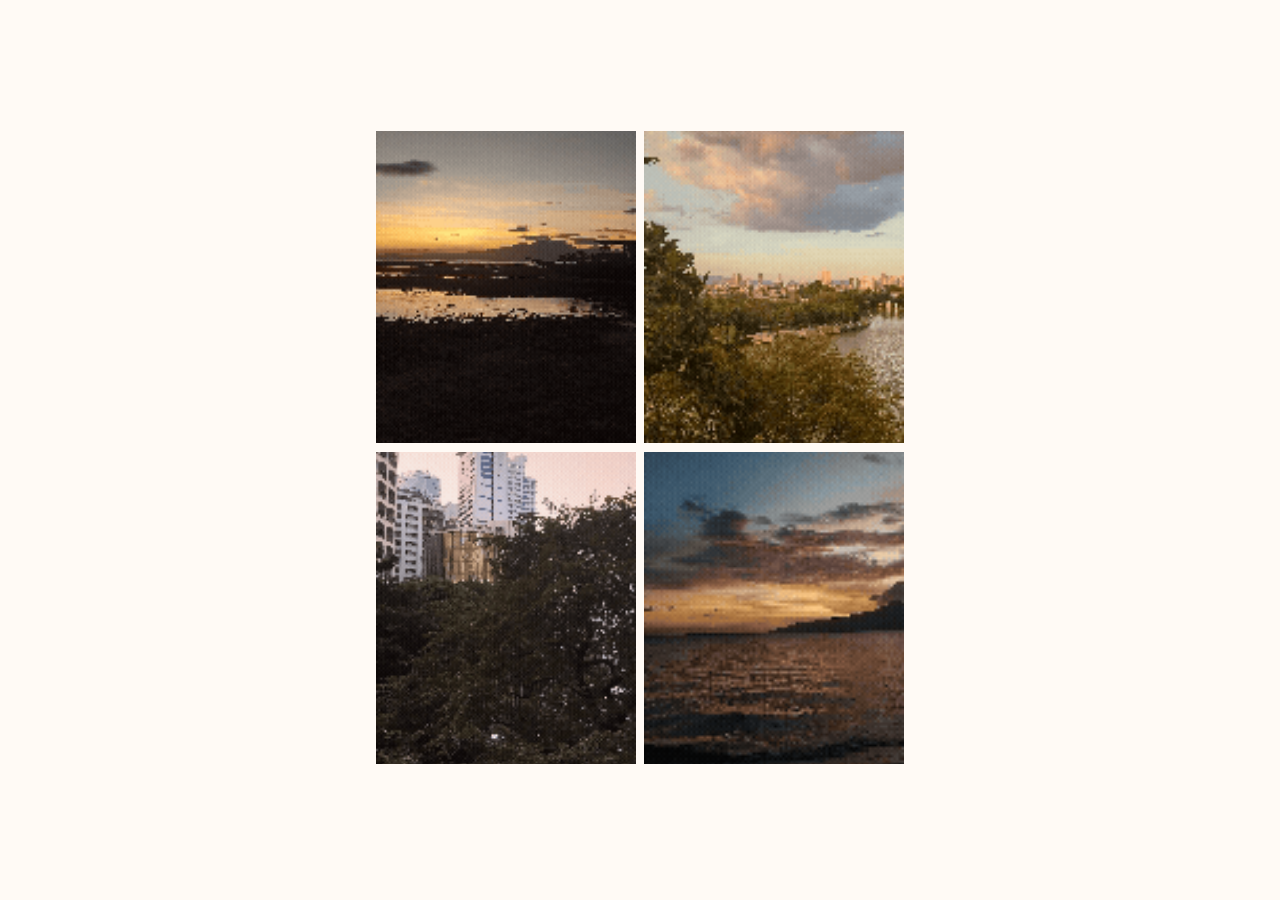
<file: index.html>
<!--
  ____||____
 ///////////\
///////////  \
|    _    |  |
|[] | | []|[]|
|   | |   |  |

Room:
Made by:
-->
<!DOCTYPE html>
<html lang="en">
<head>
    <meta charset="UTF-8">
    <meta name="viewport" content="width=device-width, initial-scale=1.0">
    
    <title>a window</title>
    <link rel="stylesheet" href="style.css">
</head>
<body>
<div class="parent">
    <div class="box">
        <img src="window-1.gif" name="portal">
    </div>
    <div class="box">
        <img src="window-2.gif" name="portal">
    </div>
    <div class="box">
        <img src="window-3.gif" name="portal">
    </div>
    <div class="box">
        <img src="window-4.gif" name="portal">
    </div>
</div>
</body>
</html>
</file>
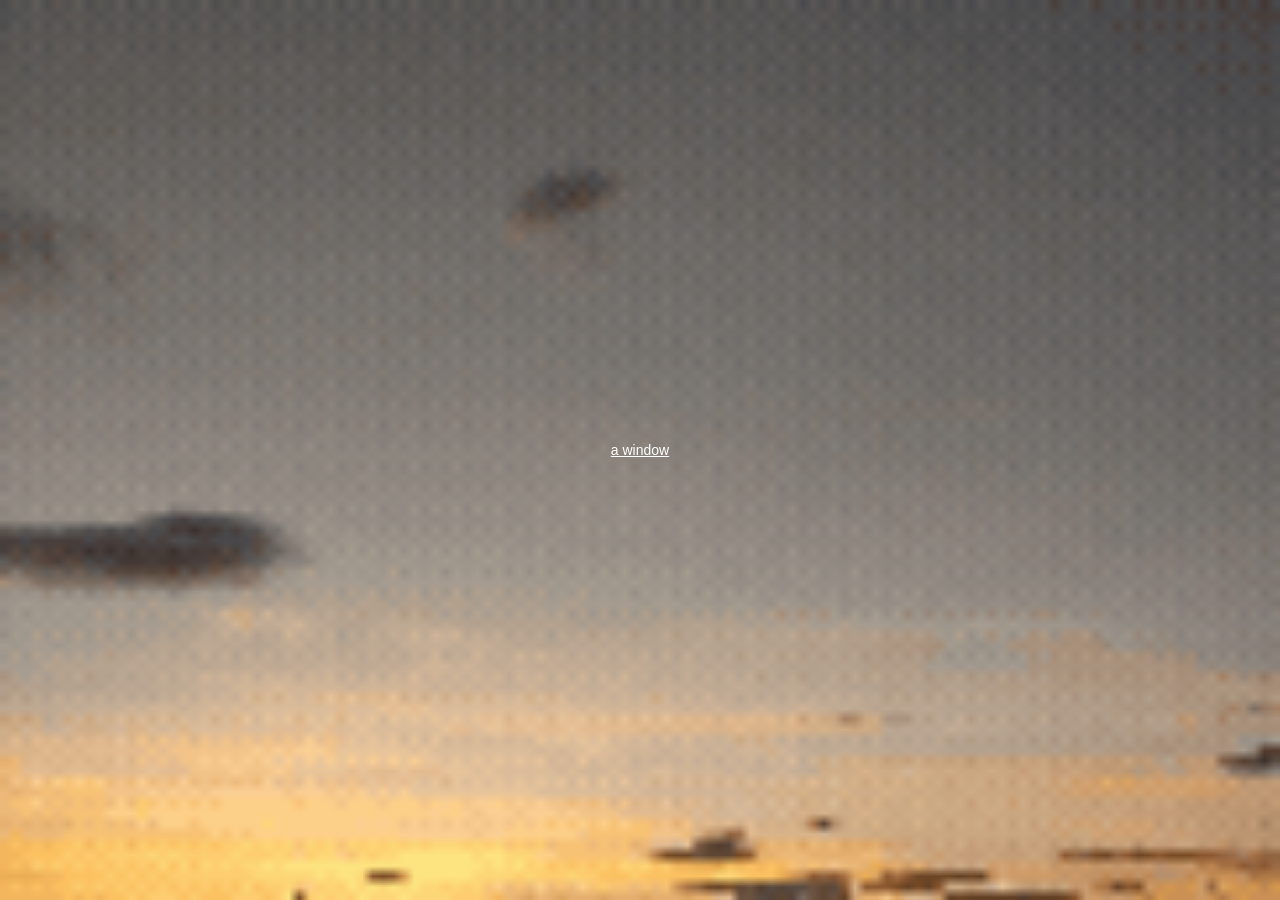
<file: preview.html>
<!--

Please **do not** rename or delete this file.

-->
<!DOCTYPE html>
<html lang="en">
<head>
    <meta charset="UTF-8">
    <meta name="viewport" content="width=device-width, initial-scale=1.0">
    <title>a window</title>
    <style>
        * {
            margin: 0;
            box-sizing: border-box;
        }

        html {
            width: 100%;
            height: 100%;
        }

        body {
            font-size: clamp(8px, 10vw, 14px);
            font-family: Arial, Helvetica, sans-serif;
            background-color: gray;
            background-image: url(window-1.gif);
            background-size: cover;
            height: 100%;
            display: flex;
            justify-content: center;
            align-items: center;
        }

        a[target="_parent"] {
            color: white;
            width: 100%;
            height: 100%;
            display: flex;
            justify-content: center;
            align-items: center;
            text-align: center;
        }

        a[target="_parent"]:hover {
            font-style: italic;
        }
    </style>

</head>
<body>
    <a href="/other-ysa/index.html" target="_parent">
        a window
    </a>
</body>
</html>
</file>
<file: style.css>
* {
    margin: 0;
    box-sizing: border-box;
}

html {
    width: 100%;
    height: 100%;
}

body {
    font-family: Arial, Helvetica, sans-serif;
    font-size: 14px;
    line-height: 1.25;
    -webkit-text-size-adjust: 100%; /* Prevents Safari from auto-resizing text. */
    background-color: #fffaf5;
    color: grey;

    /* Vertically and horizontally centers container */
    display: flex;
    justify-content: center;
    align-items: center;
    height: 100%;
}

img {
    width: 260px;
    aspect-ratio: 2.5 / 3;
    object-fit: cover;
}

@media (max-width: 800px) {
    img {
        width: 150px;
        aspect-ratio: 2.5 / 3;
        object-fit: cover;
    }
}

.parent {
    display: grid;
    grid-template-columns: auto auto;
    column-gap: .5rem;
    row-gap: .3rem;
  }
</file>
